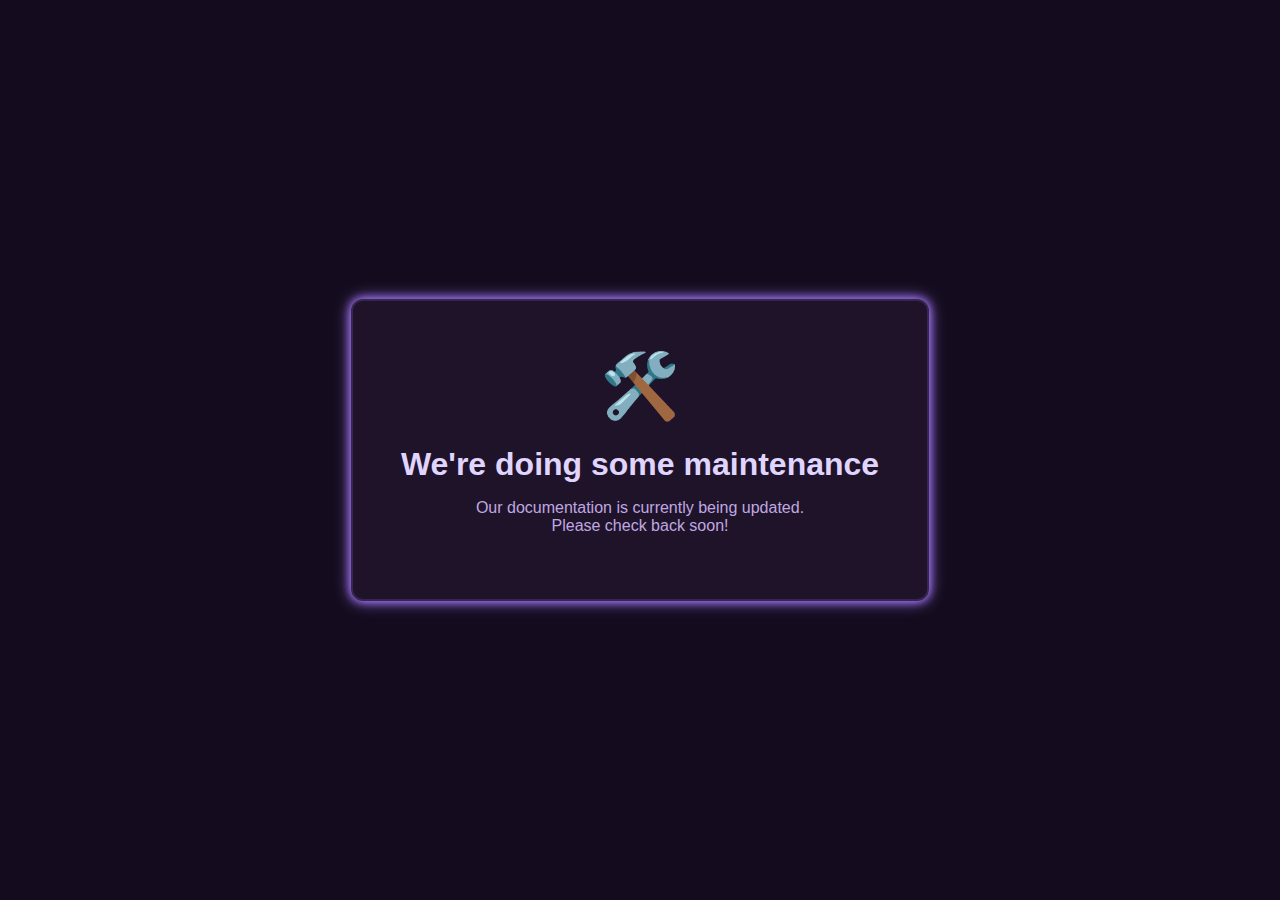
<file: server/templates/c2.html>
<!DOCTYPE html>
<html lang="en">
  <head>
    <title>ashveil | Under Maintenance</title>
    <meta charset="UTF-8" />
    <meta name="viewport" content="width=device-width, initial-scale=1.0" />
    <style>
      :root {
        --bg: #140c1e;
        --card-bg: #1f1329;
        --text-main: #e0d5ff;
        --text-sub: #bfa8e2;
        --border: #38264f;
        --highlight: #a678ff;
        --line-glow: 0 0 8px #a678ff, 0 0 16px #a678ff;
      }

      body {
        margin: 0;
        font-family: 'Fira Sans', sans-serif;
        background-color: var(--bg);
        color: var(--text-main);
        display: flex;
        justify-content: center;
        align-items: center;
        height: 100vh;
        text-align: center;
      }

      .card {
        background-color: var(--card-bg);
        border: 2px solid var(--border);
        padding: 3rem;
        border-radius: 12px;
        box-shadow: var(--line-glow);
        max-width: 500px;
      }

      .emoji {
        font-size: 4rem;
        margin-bottom: 1rem;
      }

      h1 {
        font-size: 2rem;
        margin-bottom: 0.5rem;
      }

      p {
        color: var(--text-sub);
        font-size: 1rem;
      }
    </style>
  </head>
  <body>
    <div class="card">
      <div class="emoji">🛠️</div>
      <h1>We're doing some maintenance</h1>
      <p>Our documentation is currently being updated.<br />Please check back soon!</p>
    </div>
  </body>
</html>
</file>
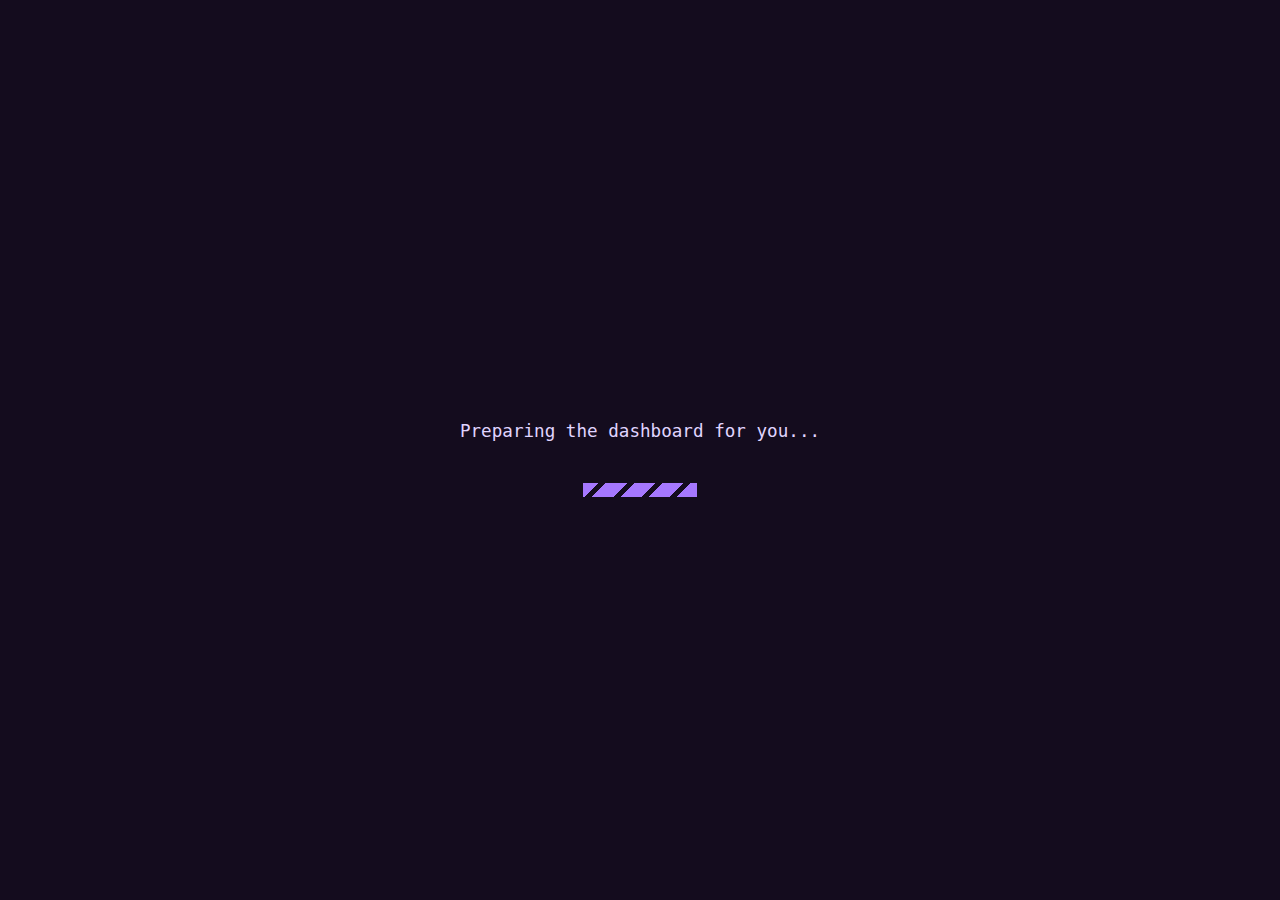
<file: server/templates/dashboard.html>
<!DOCTYPE html>
<html lang="en">
<head>
  <meta charset="UTF-8" />
  <meta name="viewport" content="width=device-width, initial-scale=1.0">
  <title>Ashveil Dashboard</title>
  <style>
    :root {
      --bg: #140c1e;
      --card-bg: #1f1329;
      --text-main: #e0d5ff;
      --text-sub: #bfa8e2;
      --border: #38264f;
      --highlight: #a678ff;
      --line-glow: 0 0 8px #a678ff, 0 0 16px #a678ff;
    }

    body {
      font-family: 'Fira Sans', sans-serif;
      background-color: var(--bg);
      color: var(--text-main);
      margin: 0;
      height: 100vh;
      display: flex;
      flex-direction: column;
      justify-content: center; /* vertical centering */
      align-items: center;     /* horizontal centering */
    }

    .loader {
      width: calc(80px / cos(45deg));
      height: 14px;
      background: repeating-linear-gradient(
        -45deg,
        var(--highlight) 0 15px,
        var(--bg) 0 20px
      ) left/200% 100%;
      animation: l3 2s infinite linear;
      margin-top: 1.5rem;
    }

    @keyframes l3 {
      100% {
        background-position: right;
      }
    }

    p {
      text-align: center;
      font-family: monospace;
      font-size: 1.1rem;
    }

    
  </style>
</head>
<body>

  <p>Preparing the dashboard for you...</p>
  <div class="loader"></div>



</body>
</html>
</file>
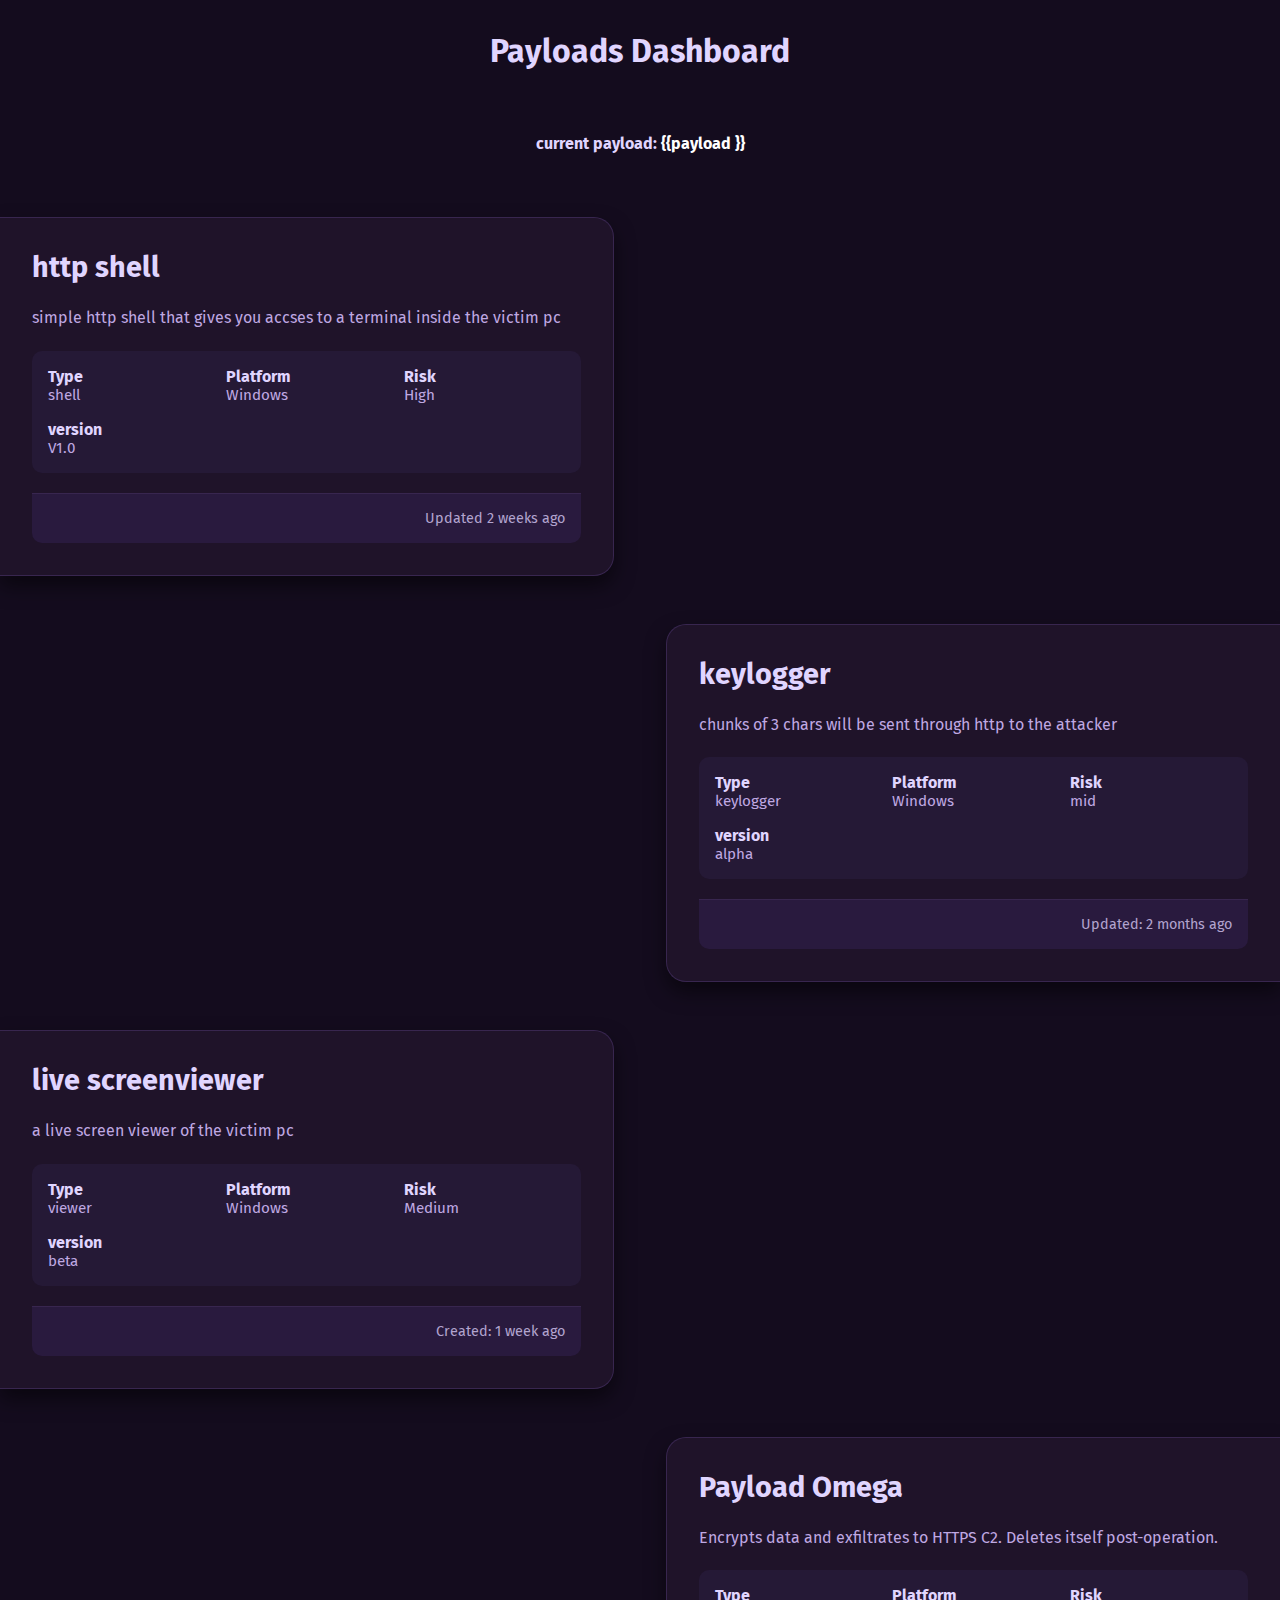
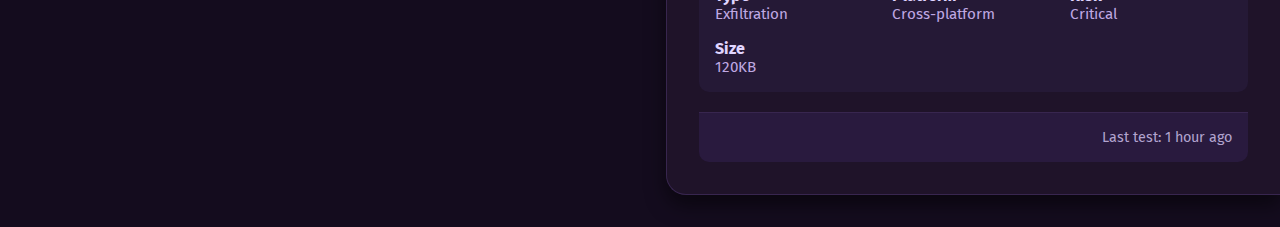
<file: server/templates/payloads.html>
<!DOCTYPE html>
<html lang="en">
<head>
  <meta charset="UTF-8" />
  <meta name="viewport" content="width=device-width, initial-scale=1.0"/>
  <title>Payload Dashboard</title>
  <link href="https://fonts.googleapis.com/css2?family=Fira+Sans&display=swap" rel="stylesheet">
  <style>
    :root {
      --bg: #140c1e;
      --card-bg: #1f1329;
      --footer-bg: #291a3e;
      --text-main: #e0d5ff;
      --text-sub: #bfa8e2;
      --border: #38264f;
      --shadow: 0 10px 20px rgba(0, 0, 0, 0.5);
    }

    * {
      box-sizing: border-box;
      margin: 0;
      padding: 0;
    }

    body {
      font-family: 'Fira Sans', sans-serif;
      background-color: var(--bg);
      color: var(--text-main);
      padding: 2rem 0;
    }

    h1 {
      text-align: center;
      margin-bottom: 4rem;
    }

    h4 {
      text-align: center;
      margin-bottom: 4rem;
    }

    .card-container {
      display: flex;
      flex-direction: column;
      gap: 3rem;
      max-width: 100%;
    }

    .card {
      width: 48%;
      background-color: var(--card-bg);
      border: 1px solid var(--border);
      box-shadow: var(--shadow);
      padding: 2rem;
      display: flex;
      flex-direction: column;
      gap: 1.25rem;
    }

    .card.left {
      border-top-right-radius: 20px;
      border-bottom-right-radius: 20px;
      border-left: none;
      margin-left: 0;
      margin-right: auto;
    }

    .card.right {
      border-top-left-radius: 20px;
      border-bottom-left-radius: 20px;
      border-right: none;
      margin-right: 0;
      margin-left: auto;
    }

    .card-title {
      font-size: 1.8rem;
      font-weight: bold;
    }

    .card-description {
      font-size: 1rem;
      line-height: 1.6;
      color: var(--text-sub);
    }

    .card-metadata {
      display: grid;
      grid-template-columns: repeat(auto-fit, minmax(140px, 1fr));
      gap: 1rem;
      background-color: #251936;
      padding: 1rem;
      border-radius: 10px;
    }

    .metadata-item {
      display: flex;
      flex-direction: column;
    }

    .metadata-title {
      font-weight: bold;
      color: var(--text-main);
    }

    .metadata-value {
      color: var(--text-sub);
      font-size: 0.95rem;
    }

    .card-footer {
      background-color: var(--footer-bg);
      padding: 1rem;
      font-size: 0.9rem;
      color: #b2a4cf;
      border-top: 1px solid var(--border);
      border-radius: 0 0 10px 10px;
      text-align: right;
    }

    @media (max-width: 900px) {
      .card {
        width: 90%;
        border-radius: 20px !important;
      }

      .card.left,
      .card.right {
        margin: 0 auto;
      }
    }

    .a {
        text-decoration: none;
        color: white;

    }

    .a:hover {
        color:#251936
    }
  </style>
</head>
<body>

  <h1>Payloads Dashboard</h1>
  <h4>current payload:  <a href="/code" class="a"> {{payload }}</a></h4>

  <div class="card-container">
    <!-- Left-aligned card -->
    <div class="card left"> 
      <div class="card-title">http shell</div>
      <div class="card-description">
        simple http shell that gives you accses to a terminal inside the victim pc
      </div>
      <div class="card-metadata">
        <div class="metadata-item">
          <span class="metadata-title">Type</span>
          <span class="metadata-value">shell</span>
        </div>
        <div class="metadata-item">
          <span class="metadata-title">Platform</span>
          <span class="metadata-value">Windows</span>
        </div>
        <div class="metadata-item">
          <span class="metadata-title">Risk</span>
          <span class="metadata-value">High</span>
        </div>
        <div class="metadata-item">
          <span class="metadata-title">version</span>
          <span class="metadata-value">V1.0</span>
        </div>
      </div>
      <div class="card-footer">Updated 2 weeks ago</div>
    </div>

    <!-- Right-aligned card -->
    <div class="card right">
      <div class="card-title">keylogger</div>
      <div class="card-description">
        chunks of 3 chars will be sent through http to the attacker
      </div>
      <div class="card-metadata">
        <div class="metadata-item">
          <span class="metadata-title">Type</span>
          <span class="metadata-value">keylogger</span>
        </div>
        <div class="metadata-item">
          <span class="metadata-title">Platform</span>
          <span class="metadata-value">Windows</span>
        </div>
        <div class="metadata-item">
          <span class="metadata-title">Risk</span>
          <span class="metadata-value">mid</span>
        </div>
        <div class="metadata-item">
          <span class="metadata-title">version</span>
          <span class="metadata-value">alpha</span>
        </div>
      </div>
      <div class="card-footer">Updated: 2 months ago</div>
    </div>

    <!-- Left-aligned card -->
    <div class="card left">
      <div class="card-title">live screenviewer</div>
      <div class="card-description">
    a live screen viewer of the victim pc
    </div>
      <div class="card-metadata">
        <div class="metadata-item">
          <span class="metadata-title">Type</span>
          <span class="metadata-value">viewer</span>
        </div>
        <div class="metadata-item">
          <span class="metadata-title">Platform</span>
          <span class="metadata-value">Windows</span>
        </div>
        <div class="metadata-item">
          <span class="metadata-title">Risk</span>
          <span class="metadata-value">Medium</span>
        </div>
        <div class="metadata-item">
          <span class="metadata-title">version</span>
          <span class="metadata-value">beta</span>
        </div>
      </div>
      <div class="card-footer">Created: 1 week ago</div>
    </div>

    <!-- Right-aligned card -->
    <div class="card right">
      <div class="card-title">Payload Omega</div>
      <div class="card-description">
        Encrypts data and exfiltrates to HTTPS C2. Deletes itself post-operation.
      </div>
      <div class="card-metadata">
        <div class="metadata-item">
          <span class="metadata-title">Type</span>
          <span class="metadata-value">Exfiltration</span>
        </div>
        <div class="metadata-item">
          <span class="metadata-title">Platform</span>
          <span class="metadata-value">Cross-platform</span>
        </div>
        <div class="metadata-item">
          <span class="metadata-title">Risk</span>
          <span class="metadata-value">Critical</span>
        </div>
        <div class="metadata-item">
          <span class="metadata-title">Size</span>
          <span class="metadata-value">120KB</span>
        </div>
      </div>
      <div class="card-footer">Last test: 1 hour ago</div>
    </div>
  </div>

</body>
</html>
</file>
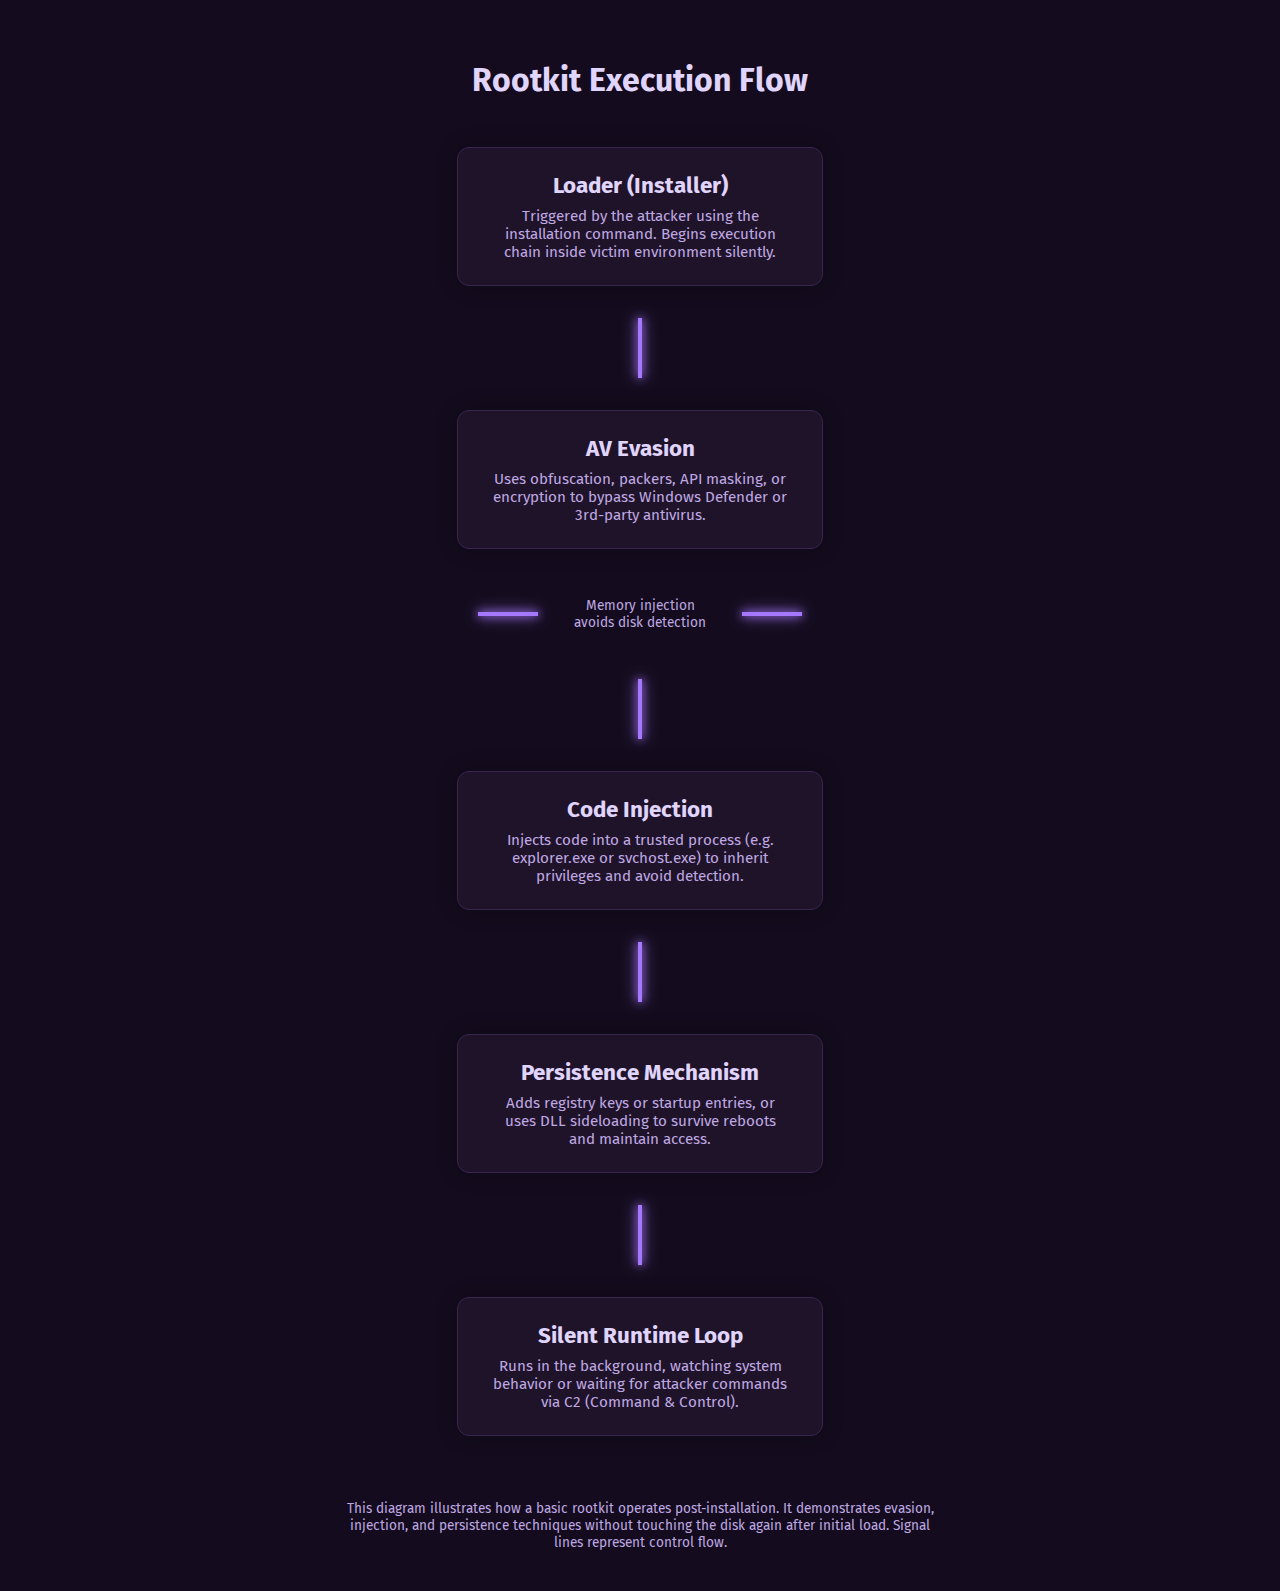
<file: server/templates/rootkit.html>
<!DOCTYPE html>
<html lang="en">
<head>
  <meta charset="UTF-8" />
  <meta name="viewport" content="width=device-width, initial-scale=1.0"/>
  <title>Rootkit Execution Flow</title>
  <link href="https://fonts.googleapis.com/css2?family=Fira+Sans&display=swap" rel="stylesheet">
  <style>
    :root {
      --bg: #140c1e;
      --card-bg: #1f1329;
      --text-main: #e0d5ff;
      --text-sub: #bfa8e2;
      --border: #38264f;
      --highlight: #a678ff;
      --line-glow: 0 0 8px #a678ff, 0 0 16px #a678ff;
    }

    body {
      font-family: 'Fira Sans', sans-serif;
      background-color: var(--bg);
      color: var(--text-main);
      padding: 2rem;
      display: flex;
      flex-direction: column;
      align-items: center;
    }

    h1 {
      text-align: center;
      margin-bottom: 3rem;
    }

    .diagram {
      display: flex;
      flex-direction: column;
      align-items: center;
      gap: 2rem;
      position: relative;
    }

    .stage {
      background-color: var(--card-bg);
      border: 1px solid var(--border);
      border-radius: 12px;
      padding: 1.5rem 2rem;
      width: 300px;
      text-align: center;
      position: relative;
      box-shadow: 0 0 20px rgba(0,0,0,0.3);
      transition: transform 0.3s, box-shadow 0.3s;
    }

    .stage:hover {
      transform: scale(1.03);
      box-shadow: 0 0 25px #a678ff;
    }

    .stage-title {
      font-size: 1.4rem;
      font-weight: bold;
      margin-bottom: 0.5rem;
    }

    .stage-desc {
      font-size: 0.95rem;
      color: var(--text-sub);
    }

    .flow-line {
      width: 4px;
      height: 60px;
      background: var(--highlight);
      box-shadow: var(--line-glow);
      animation: pulse 2s infinite;
    }

    @keyframes pulse {
      0%, 100% {
        box-shadow: 0 0 8px #a678ff, 0 0 16px #a678ff;
      }
      50% {
        box-shadow: 0 0 18px #c392ff, 0 0 30px #c392ff;
      }
    }

    /* AV Bypass Section */
    .bypass-container {
      display: flex;
      align-items: center;
      gap: 2rem;
      margin: 1rem 0;
    }

    .bypass-arrow {
      width: 60px;
      height: 4px;
      background: var(--highlight);
      box-shadow: var(--line-glow);
      animation: pulse 2s infinite;
    }

    .bypass-label {
      font-size: 0.85rem;
      color: var(--text-sub);
      text-align: center;
      width: 140px;
    }

    .footer {
      margin-top: 4rem;
      font-size: 0.85rem;
      color: var(--text-sub);
      text-align: center;
      max-width: 600px;
    }
  </style>
</head>
<body>

  <h1>Rootkit Execution Flow</h1>

  <div class="diagram">
    <!-- Loader -->
    <div class="stage">
      <div class="stage-title">Loader (Installer)</div>
      <div class="stage-desc">
        Triggered by the attacker using the installation command. Begins execution chain inside victim environment silently.
      </div>
    </div>

    <div class="flow-line"></div>

    <!-- AV Evasion -->
    <div class="stage">
      <div class="stage-title">AV Evasion</div>
      <div class="stage-desc">
        Uses obfuscation, packers, API masking, or encryption to bypass Windows Defender or 3rd-party antivirus.
      </div>
    </div>

    <!-- Bypass Visual -->
    <div class="bypass-container">
      <div class="bypass-arrow"></div>
      <div class="bypass-label">Memory injection avoids disk detection</div>
      <div class="bypass-arrow"></div>
    </div>

    <div class="flow-line"></div>

    <!-- Code Injection -->
    <div class="stage">
      <div class="stage-title">Code Injection</div>
      <div class="stage-desc">
        Injects code into a trusted process (e.g. explorer.exe or svchost.exe) to inherit privileges and avoid detection.
      </div>
    </div>

    <div class="flow-line"></div>

    <!-- Persistence -->
    <div class="stage">
      <div class="stage-title">Persistence Mechanism</div>
      <div class="stage-desc">
        Adds registry keys or startup entries, or uses DLL sideloading to survive reboots and maintain access.
      </div>
    </div>

    <div class="flow-line"></div>

    <!-- Silent Execution Loop -->
    <div class="stage">
      <div class="stage-title">Silent Runtime Loop</div>
      <div class="stage-desc">
        Runs in the background, watching system behavior or waiting for attacker commands via C2 (Command & Control).
      </div>
    </div>
  </div>

  <div class="footer">
    This diagram illustrates how a basic rootkit operates post-installation. It demonstrates evasion, injection, and persistence techniques without touching the disk again after initial load. Signal lines represent control flow.
  </div>

</body>
</html>
</file>
